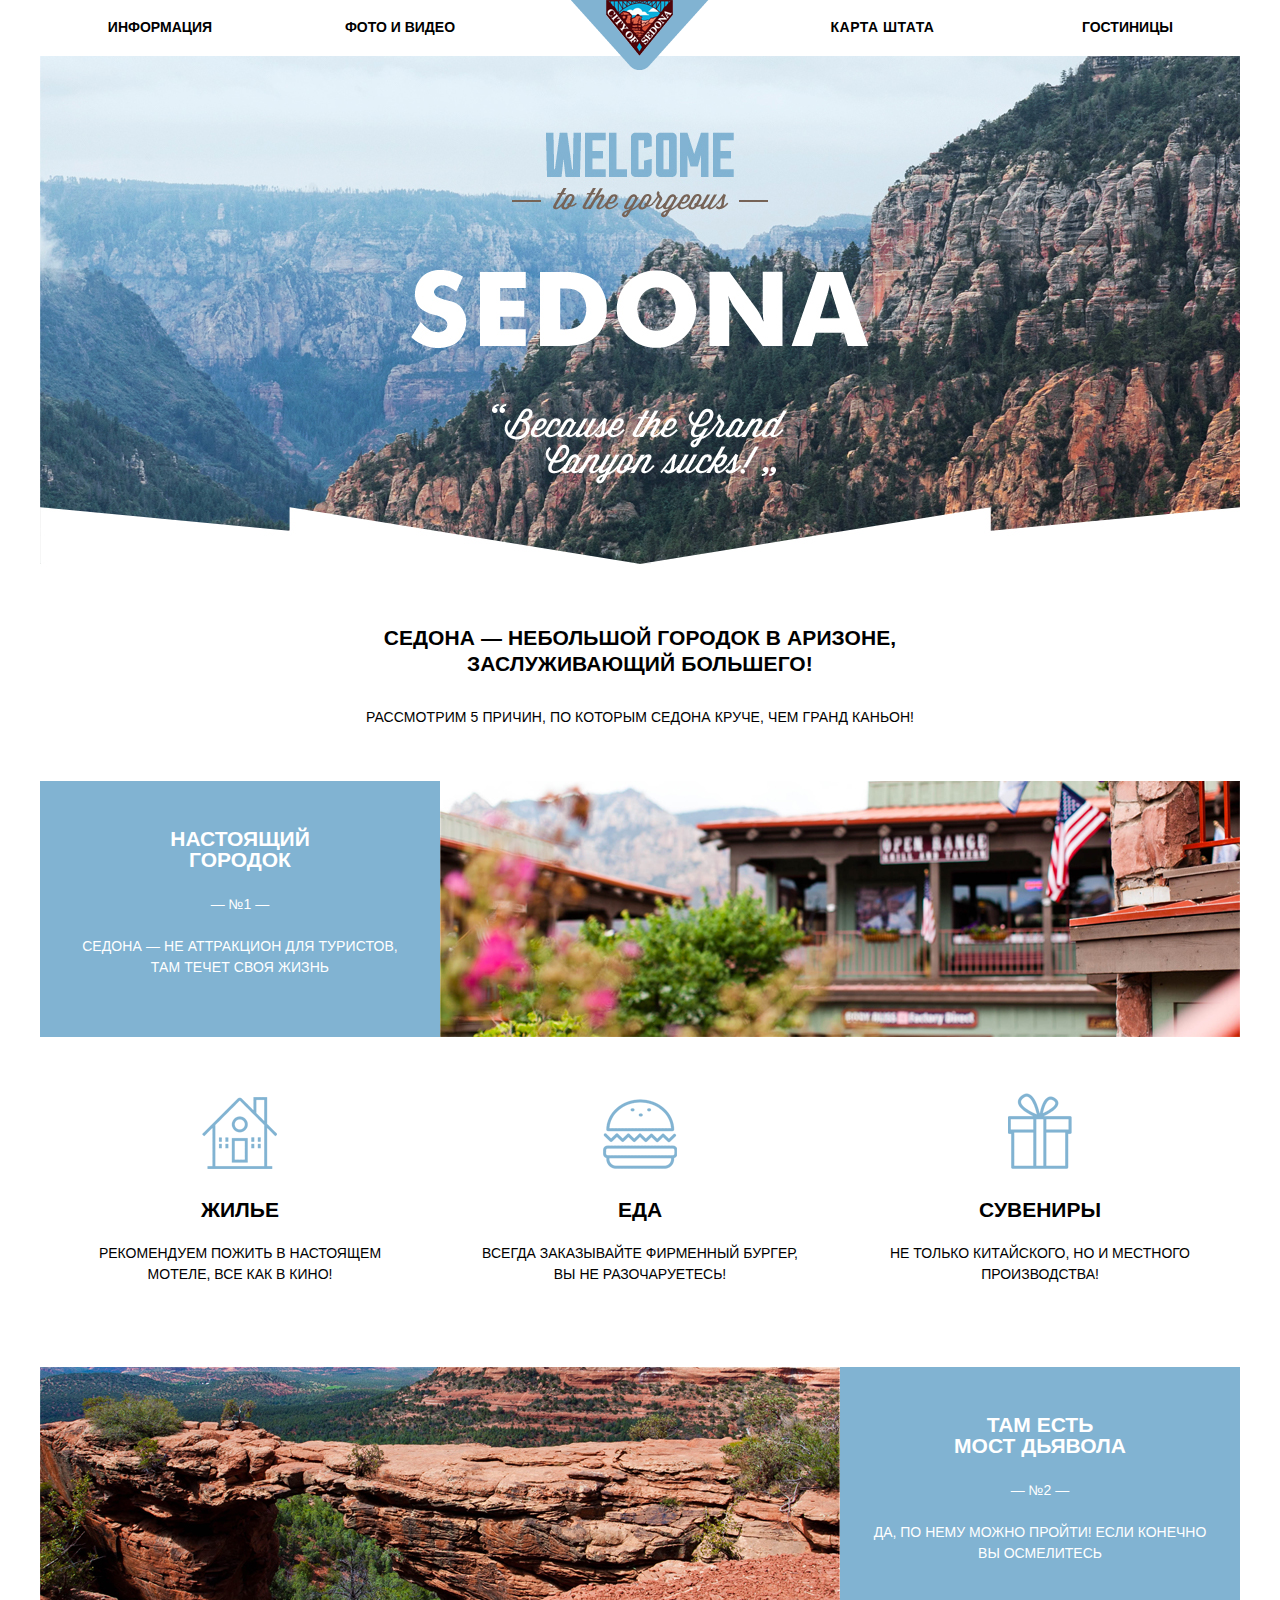
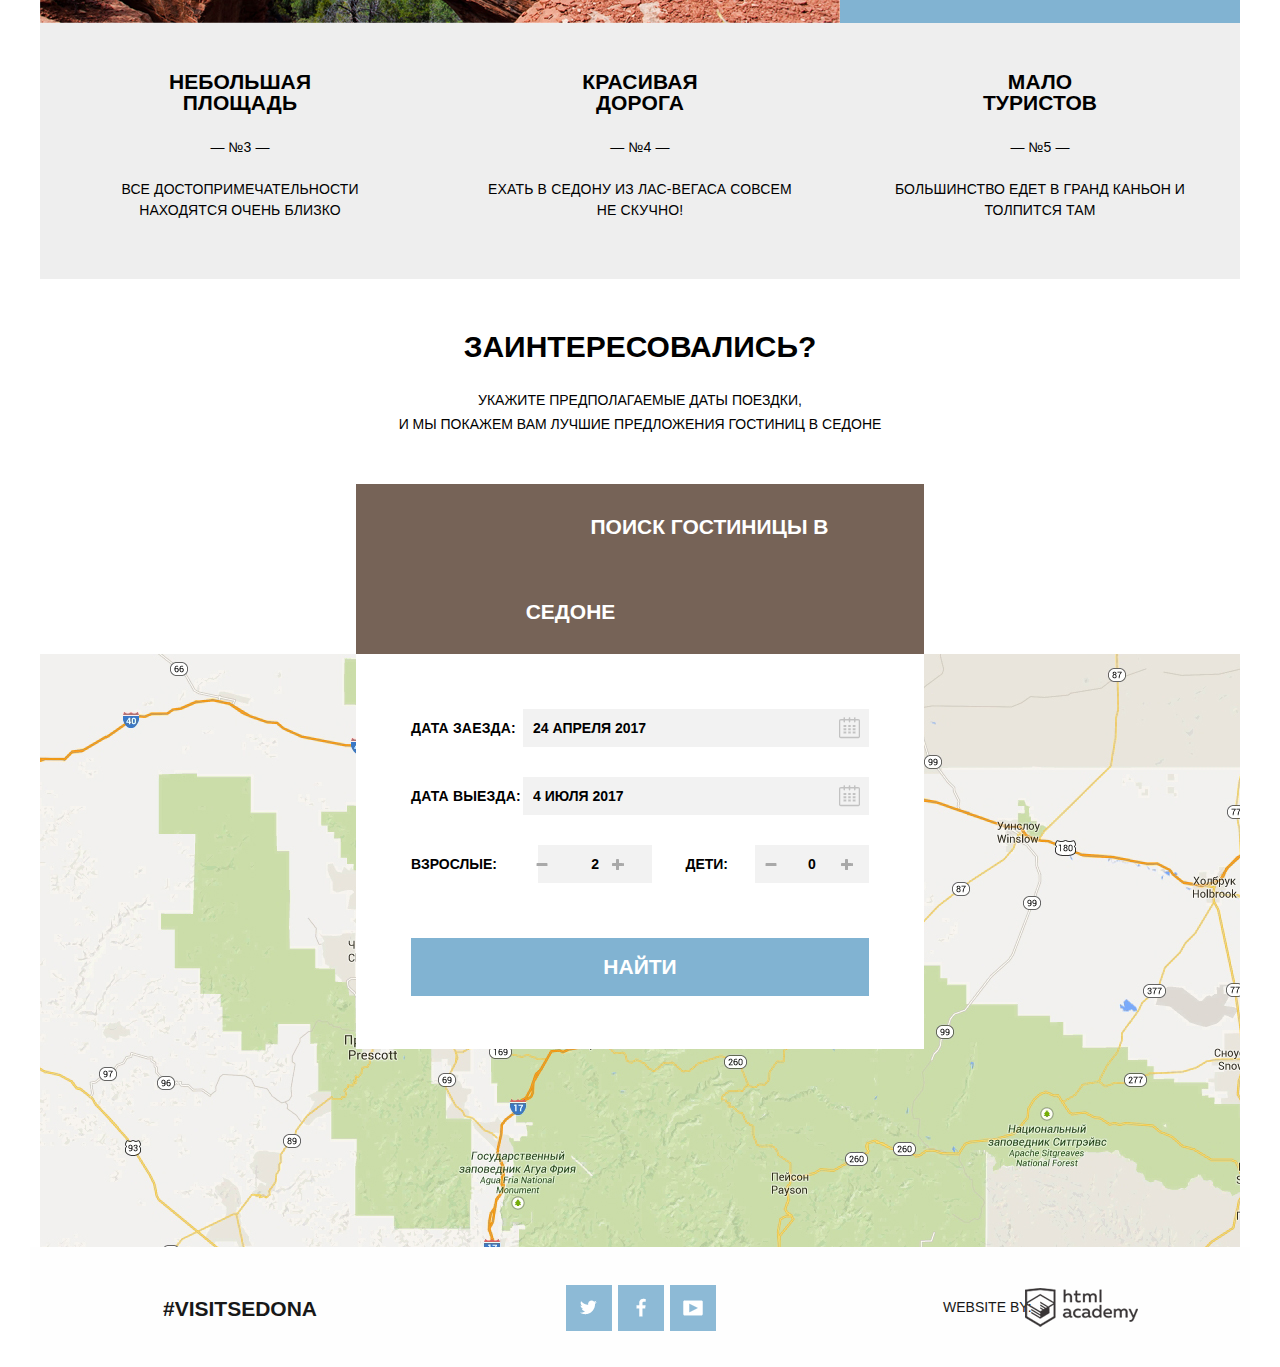
<file: index.html>
<!DOCTYPE html>
<html lang="ru">
  <head>
    <meta charset="utf-8">
    <link href="css/normalize.css" rel="stylesheet">
    <link href="css/style.css" rel="stylesheet">
    <title>HTML Academy: Седона</title>
  </head>
  <body>
  	<header class="main-header">
  		<div class="container">
	  		<ul>
          		<li><a href="">ИНФОРМАЦИЯ</a></li>
          		<li><a href="">ФОТО И ВИДЕО</a></li>
        	</ul>
        	<a href="#" class="header-logo"><img src="img/header-logo.png" alt="header logo" width="138" height="70"></a>
        	<ul>
         		<li><a href=""> КАРТА ШТАТА</a></li>
          		<li><a href="catalog.html">ГОСТИНИЦЫ</a></li>
        	</ul>
	  	</div>
  	</header>
  	<main class="main">
  		<div class="container">
	  		<div class="heading">
	  			<h1><img src="img/intro.jpg" class="welcome" alt="introduction" width="1200" height="780"></h1>
	  		</div>
	  		<div class="content">
	  			<div class="introduction">
				  	<div class="introduction-container">
				  		<b>Седона — небольшой городок в Аризоне, заслуживающий большего!</b>
				  		<p>Рассмотрим 5 причин, по которым Седона круче, чем гранд каньон!</p>
			  		</div>
			  	</div>
		  		<div class="reason-first">
		  			<div class="left-column">
			  			<h2>Настоящий<br>городок</h2>
				  		<div>— №1 —</div>
				  		<p>СЕДОНА — НЕ АТТРАКЦИОН ДЛЯ ТУРИСТОВ,<br>ТАМ ТЕЧЕТ СВОЯ ЖИЗНЬ</p>
		  			</div>
		  			<img src="img/town-img.jpg" class="right-column" alt="town image" width="800" height="256">
		  		</div>	  			
		  		<div class="reason-description">
		  			<section class="description house">
		  				<b>Жилье</b><br>
		  				<p>Рекомендуем пожить в настоящем<br>мотеле, все как в кино!</p>
		  			</section>
		  			<section class="description burger">
		  				<b>Еда</b><br>
		  				<p>Всегда заказывайте фирменный бургер,<br>вы не разочаруетесь!</p>
		  			</section>
		  			<section class="description gift">
		  				<b>Сувениры</b><br>
		  				<p>Не только китайского, но и местного<br>производства!</p>
		  			</section>
		  		</div>	  		
		  		<div class="reason-second">
		  			<img src="img/devils-bridge.jpg" class="left-column" alt="devils bridge" width="800" height="256">
		  			<div class="right-column">
			  			<h2>Там есть<br>мост дьявола</h2>
			  			<div>— №2 —</div>
			  			<p>Да, по нему можно пройти! Если конечно<br>вы осмелитесь</p>
		  			</div>
		  		</div>
		  		<div class="another-reasons">  			
		  			<div class="reason">
		  				<h2>Небольшая<br> площадь</h2>
		  				<div>— №3 —</div>
		  				<p>Все достопримечательности<br>находятся очень близко</p>
		  			</div>
		  			<div class="reason">
		  				<h2>Красивая<br> дорога</h2>
		  				<div>— №4 —</div>
		  				<p>Ехать в Седону из Лас-Вегаса совсем<br>не скучно!</p>
		  			</div>
		  			<div class="reason">
		  				<h2>Мало<br> туристов</h2>
		  				<div>— №5 —</div>
		  				<p>Большинство едет в гранд каньон и<br>толпится там</p>
		  			</div>	
		  		</div>	  		
		  		<div class="reservation">
		  			<div class="reservation-intro">
			  			<b>Заинтересовались?</b>
			  			<p>Укажите предполагаемые даты поездки,<br> и мы покажем вам лучшие предложения гостиниц в седоне</p>
			  		</div>
			  		<div class="reservation-heading">
		  				<a href="#"><h2>Поиск гостиницы в седоне</h2></a>
		  			</div>
		  			<div class="hotel-search-container">
			  			<form class="hotel-search">
				  			<div class="hotel-search-container-in">
						  		<div class="check-in"><label>Дата заезда:</label><input type="text" name="check-in" value="24 АПРЕЛЯ 2017"><button type="button" class="calendar"></button></div>
							  	<div class="check-out"><label>Дата выезда:</label><input type="text" name="check-out" value="4 ИЮЛЯ 2017"><button type="button" class="calendar"></button></div>
							  	<div class="children-adult">
									<div class="adult"><label>Взрослые:</label><button type="button" class="minus"></button><input type="number" name="adult" value="2"><button type="button" class="plus"></button></div>
									<div class="children"><label>Дети:</label><button type="button" class="minus"></button><input type="number" name="children" value="0"><button type="button" class="plus"></button></div>
								</div>
						  		<div class="input"><input type="submit" name="search" value="НАЙТИ"></div>
						  	</div>
						</form>
					</div>
		  		</div>
	  		</div>
	  	</div>
  	</main>
  		<footer class="main-footer">
	  		<div class="container">
	   			<section class="contacts">
	   				<b>#VISITSEDONA</b>
	   			</section>
	   			<section class="soc-networks">
	   				<ul>
		   				<li><a class="social-btn social-btn-twt" href="#"></a></li>
		        		<li><a class="social-btn social-btn-fb" href="#"></a></li>
		        		<li><a class="social-btn social-btn-yt" href="#"></a></li>
		      	  </ul>
	   			</section>
				<section class="authors">
	   				<p>website by:</p>
	   				<a href="https://htmlacademy.ru/intensive/htmlcss"></a>
	   			</section>
	   		</div>
   		</footer>
  </body>
</html>
</file>
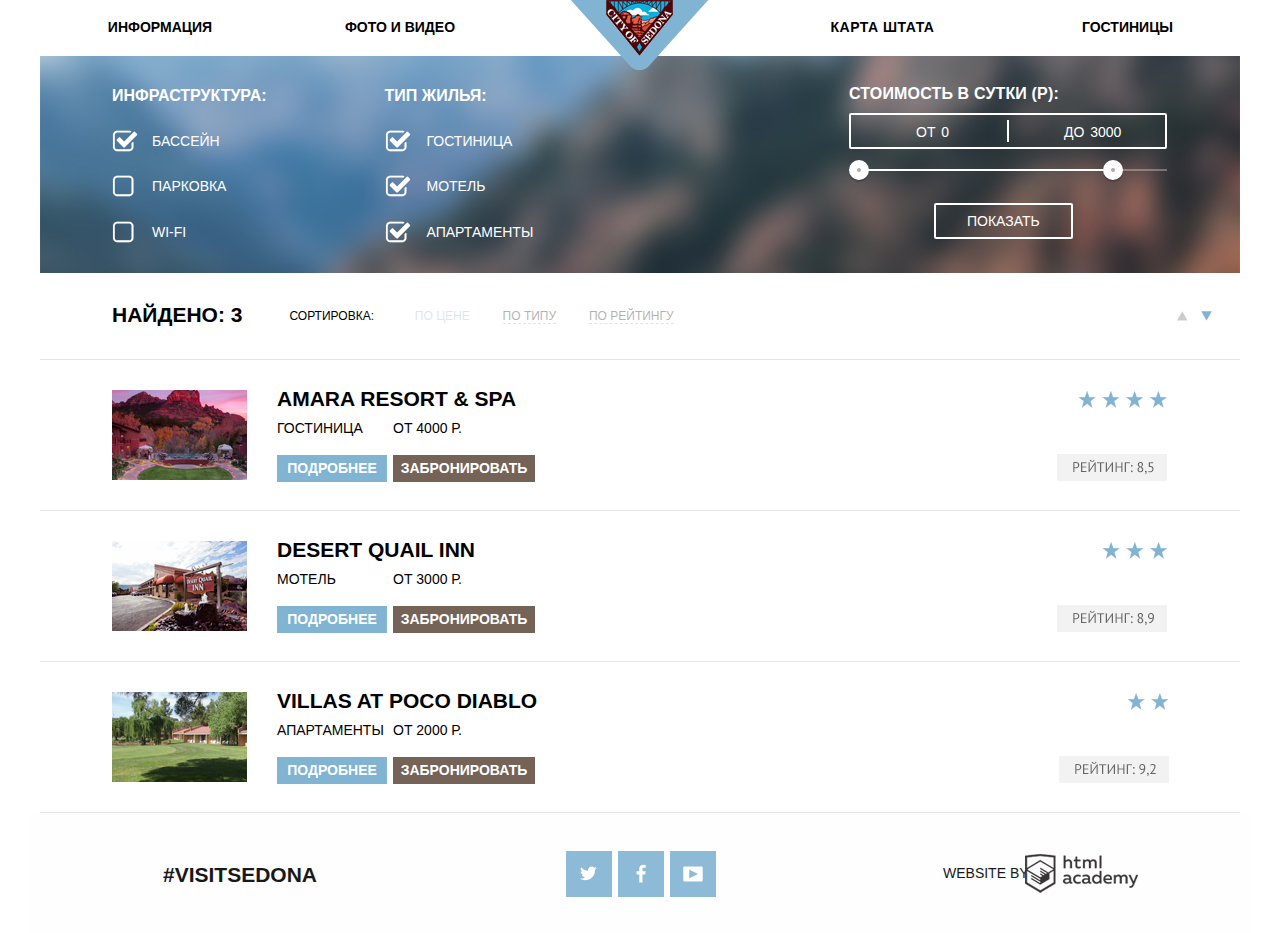
<file: catalog.html>
<!DOCTYPE html>
<html lang="ru">
  <head>
    <meta charset="utf-8">
    <link href="css/normalize.css" rel="stylesheet">
    <link href="css/style.css" rel="stylesheet">
    <title>HTML Academy: Седона</title>
  </head>
  <body>
  	<header class="main-header">
      <div class="container">
        <ul>
          <li><a href="">ИНФОРМАЦИЯ</a></li>
          <li><a href="">ФОТО И ВИДЕО</a></li>
        </ul>
        <a href="index.html" class="header-logo"><img src="img/header-logo.png" alt="header logo"></a>
        <ul>
          <li><a href=""> КАРТА ШТАТА</a></li>
          <li><a href="#">ГОСТИНИЦЫ</a></li>
        </ul>
      </div>
  	</header>
  	<main class="main">
      <div class="container">
    		<form class="filters">
      			<div class="infrastructure">
      				<h2>Инфраструктура:</h2>
              <div class="checkboxes">
        				<div>
                  <label class="checkbox" for="pool">
                    <input type="checkbox" name="pool" id="pool" checked>
                    <span class="checkbox-indicator"></span>
                    бассейн
                  </label>
                </div>
        				<div>
                  <label class="checkbox" for="parking">
                    <input type="checkbox" name="parking" id="parking">
                    <span class="checkbox-indicator"></span>
                    парковка
                  </label>
                </div>
        				<div>
                  <label class="checkbox" for="wi-fi">
                    <input type="checkbox" name="wi-fi" id="wi-fi">
                    <span class="checkbox-indicator"></span>
                    wi-fi
                  </label>
                </div>
              </div>
            </div>
      			<div class="accommodation-type">
      				<h2>Тип жилья:</h2>
              <div class="checkboxes">
        				<div>
                  <label class="checkbox" for="hotel">
                    <input type="checkbox" name="hotel" id="hotel" checked>
                    <span class="checkbox-indicator"></span>
                    гостиница
                  </label>
                </div>
                <div>
                  <label class="checkbox" for="motel">
                    <input type="checkbox" name="motel" id="motel" checked>
                    <span class="checkbox-indicator"></span>
                    мотель
                  </label>
                </div>
                <div>
                  <label class="checkbox" for="apartments">
                    <input type="checkbox" name="apartments" id="apartments" checked>
                    <span class="checkbox-indicator"></span>
                    апартаменты
                  </label>
                </div>
              </div>
      			</div>
      			<div class="filter-range">
              <div class="filter-range-title">Стоимость в сутки (р):</div>
              <div class="price-controls">
                <label class="min-price">от <input type="text" name="min-price" value="0"></label>
                <label class="max-price">до <input type="text" name="max-price" value="3000"></label>
              </div>
              <div class="range-controls">
                <div class="scale">
                  <div class="bar"></div>
                </div>
                <div class="range-toggle range-toggle-min"></div>
                <div class="range-toggle range-toggle-max"></div>
              </div>
              <button class="btn-transparent" type="submit">Показать</button>
          </div>
    		</form>
    		<div class="search-results">
    			<b>Найдено: 3</b>
    			<div class="sort">
    				<p>Сортировка:</p>
    				<ul>
    					<li><a href="" class="active">По цене</a></li>
    					<li><a href="">По типу</a></li>
    					<li><a href="">По рейтингу</a></li>
    				</ul>
          </div>
          <div class="order">
            <a href="" class="up-order"></a>
            <a href="" class="down-order"></a>
          </div>
        </div>
    		<div class="hotels">
    			<article>
          <div class="article-img">
    				<a href="#"><img src="img/amara.jpg" alt="amara hotel"></a>
          </div>
          <div class = "article-hotel">
    				<h2><a href="#">amara resort & spa</a></h2>
    				<p><span>гостиница</span>от 4000 р.</p>
    				<div class="hotel-button">
              <a href="" class="more-btn">Подробнее</a>
    				  <a href="" class="reservation-btn">забронировать</a>
            </div>
          </div>
          <div class="rating">              
              <a href=""><img src="img/4-stars.png" class="rating-stars" width="89" height="17" alt="4 stars"></a>
              <a href=""><img src="img/8,5.png" class="rating-value" alt="8,5"></a>
          </div>
    			</article>
    			<article>
          <div class="article-img">
    				<a href="#"><img src="img/desert.jpg" alt="desert quail inn hotel"></a>
          </div>
          <div class = "article-hotel">
    				<h2><a href="#">desert quail inn</a></h2>
    				<p><span>мотель</span>от 3000 р.</p>
    				<div class="hotel-button">
              <a href="" class="more-btn">Подробнее</a>
    				  <a href="" class="reservation-btn">забронировать</a>
            </div>
          </div>
          <div class="rating">              
              <a href=""><img src="img/3-stars.png" class="rating-stars" width="65" height="17" alt="3 stars"></a>
              <a href=""><img src="img/8,9.png" class="rating-value" alt="8,9"></a>
          </div>
    			</article>
    			<article>
          <div class="article-img">
    				<a href="#"><img src="img/villas.jpg" alt="villas at poco diablo hotel"></a>
          </div>
          <div class = "article-hotel">
    				<h2><a href="#">villas at poco diablo</a></h2>
    				<p><span>апартаменты</span>от 2000 р.</p>
    				<div class="hotel-button">
              <a href="" class="more-btn">Подробнее</a>
    				  <a href="" class="reservation-btn">забронировать</a>
            </div>
          </div>
          <div class="rating">              
              <a href=""><img src="img/2-stars.png" class="rating-stars" width="42" height="17" alt="2-stars"></a>
              <a href=""><img src="img/9,2.png" class="rating-value" alt="9,2"></a>
          </div>
    			</article>
    		</div>
      </div>
  	</main>
  		<footer class="main-footer">
        <div class="container">
     			<section class="contacts">
     				<b>#VISITSEDONA</b>
     			</section>
     			<section class="soc-networks">
     				<ul>
  	   				<li><a class="social-btn social-btn-twt" href="#"></a></li>
              <li><a class="social-btn social-btn-fb" href="#"></a></li>
              <li><a class="social-btn social-btn-yt" href="#"></a></li>
  	      	</ul>
     			</section>
  			<section class="authors">
     				<p>website by</p>
     				<a href="https://htmlacademy.ru/intensive/htmlcss"></a>
     			</section>
        </div>
   		</footer>
  </body>
</html>
</file>
<file: css/style.css>
body {
	margin: 0;
	font-size: 14px;
	line-height: 21px;
	color: #000000;
	font-weight: normal;
	font-family: PT Sans, Sans-serif;
	text-transform: uppercase;
}

.container h2 {
	font-size: 21px;
	line-height: 21px;
	color: #000000;
	font-weight: bold;
	font-family: PT Sans, Arial, Sans-serif;
}

.container {
	margin: 0 auto;
	width: 1200px;
	padding: 0 10px;
}

.main-header {
	position: relative;
	background-color: white;
	height: 56px;
	z-index: 1;
	font-size: 0;
}

.main-header ul {
	text-align: center;
	height: 100%;
	vertical-align: top;
	display: inline-block;
	padding: 0;
	margin: 0;
	font-weight: bold;
	list-style-type: none;
}

.main-header li {
	margin-top: 14px;
	font-size: 14px;
	text-align: center;
	display: inline-block;
	vertical-align: top;
	width: 240px;
	white-space: nowrap;
	line-height: 26px;
}

.main-header ul:nth-of-type(2) li:nth-of-type(2) {
	box-sizing: border-box;
	padding-left: 15px;
}

.main-header ul:nth-of-type(2) li:nth-of-type(1) {
	letter-spacing: 0.5px;
	box-sizing: border-box;
	padding-left: 5px;
}

.main-header a:active {
	color: inherit;
	opacity: 0.3;
}
.main-header a {
	color: #000000;
	text-decoration: none;
}

.container > a:active {
	opacity: 1.0;
}

.main-header a:hover {
	color: #81b3d2;
}

.header-logo {
	margin-left: 51px;
	margin-right: 51px;
}

.heading h1 {
	margin: 0;
	margin-top: -56px;
}

.introduction {
	text-align: center;
	margin-top: -156px;
}

.introduction-container {
	width: 576px;
	margin: 0 auto;
}

.introduction b {
	font-size: 21px;
	line-height: 26px;
	letter-spacing: 0.1px;
}

.introduction p {
	margin: 0;
	margin-top: 27px;
	line-height: 26px;
	letter-spacing: 0.1px;
}

.reason-first {
	display: -webkit-box;
	display: -ms-flexbox;
	display: flex;
	text-align: center;
	margin-top: 51px;
	-webkit-box-align: center;
	    -ms-flex-align: center;
	        align-items: center;
}

.reason-first .left-column {
	display: -webkit-box;
	display: -ms-flexbox;
	display: flex;
	-webkit-box-orient: vertical;
	-webkit-box-direction: normal;
	    -ms-flex-direction: column;
	        flex-direction: column;
	margin: 0;
	width: 400px;
	height: 256px;
	background-color: #81b3d2;
	color: white;
}

.reason-first .left-column h2, .reason-first .left-column p, .reason-second .right-column h2, .reason-second .right-column p {
	color: white;
	margin: 0;
	margin: 0;
}

.reason-first .left-column div, .reason-second .right-column div, .another-reasons .reason div {
	margin-top: 24px;
	margin-bottom: 21px;
}

.reason-first .left-column p {
	line-height: 21px;
	letter-spacing: 0.1px;
}

.reason-first .left-column h2 {
	margin-top: 47px;
}

.reason-description {
	position: relative;
	display: -webkit-box;
	display: -ms-flexbox;
	display: flex;
	min-height: 330px;
}

.description {
	text-align: center;
	padding-top: 162px;
	width: 400px;
}

.description p {
	margin: 0;
	margin-top: 20px;
}

.house::before {
	content: "";
	position: absolute;
	width: 75px;
	height: 72px;
	background-image: url(../img/house.png);
	bottom: 198px;
	left: 162px;
}

.burger::before {
	content: "";
	position: absolute;
	width: 74px;
	height: 70px;
	background-image: url(../img/burger.png);
	bottom: 198px;
	left: 563px;
}

.gift::before {
	content: "";
	position: absolute;
	width: 64px;
	height: 76px;
	background-image: url(../img/gift.png);
	bottom: 198px;
	left: 968px;
}

/*.house::before, .burger::before, .gift::before {
	bottom: 100px;
}*/

.description b {
	font-size: 21px;
}

.reason-second {
	display: -webkit-box;
	display: -ms-flexbox;
	display: flex;
	text-align: center;
	-webkit-box-align: center;
	    -ms-flex-align: center;
	        align-items: center;
}

.reason-second .right-column {
	width: 400px;
	-webkit-box-sizing: border-box;
	        box-sizing: border-box;
	padding-top: 47px;
	display: -webkit-box;
	display: -ms-flexbox;
	display: flex;
	-webkit-box-orient: vertical;
	-webkit-box-direction: normal;
	    -ms-flex-direction: column;
	        flex-direction: column;
	background-color: #81b3d2;
	color: white;
	height: 256px;
}

.another-reasons {
	display: -webkit-box;
	display: -ms-flexbox;
	display: flex;
	min-height: 256px;
	background-color: #eeeeee;
}

.reason h2, .reason div, .reason p {
	margin: 0;
}

.reason h2 {
	margin-top: 48px;
}

.reason {
	width: 400px;
	min-height: 256px;
	text-align: center;
	letter-spacing: 0.1px;
	white-space: nowrap;
	display: -webkit-box;
	display: -ms-flexbox;
	display: flex;
	-webkit-box-orient: vertical;
	-webkit-box-direction: normal;
	    -ms-flex-direction: column;
	        flex-direction: column;
	margin: 0;
}

.reason:nth-of-type(2) {
	letter-spacing: 0.17px;
}

.reason:nth-of-type(3) {
	letter-spacing: 0.09px;
}

.reservation {
	text-align: center;
}

.reservation-intro {
	min-height: 205px;
	padding-top: 57px;
	box-sizing: border-box;
}

.reservation-intro b {
	font-size: 30px;
}

.reservation-intro p {
	margin: 0;
	line-height: 24px;
	margin-top: 25px;
}

.reservation-heading {
	background-color: #766357;
	min-height: 85px;
	width: 568px;
	margin: 0 auto;
	box-sizing: border-box;
}

.reservation-heading h2 {
	padding: 30px 139px;
	display: inline;
	line-height: 85px;
	color: #ffffff;
}

.reservation-heading a {
	text-decoration: none;
}

.hotel-search {
	/*visibility: hidden;*/
	width: 568px;
	min-height: 395px;
	margin: 0 auto;
	font-weight: bold;
	margin-bottom: -120px;
}

.hotel-search {
	background-color: #ffffff;
}

.hotel-search-container {
	min-height: 593px;
	background-image: url(../img/map.jpg);
	background-color: #cbdda9;
}

.check-in input, .check-out input {
	width: 346px;
	height: 38px;
	border: 0px;
	background-color: #f2f2f2;
	padding: 14px 10px;
	font-weight: bold;
	font-size: 14px;
	line-height: 26px;
	-webkit-box-sizing: border-box;
	        box-sizing: border-box;

}

.adult input, .children input {
	height: 38px;
	width: 114px;
	border: 0px;
	background-color: #f2f2f2;
	padding: 14px 10px;
	font-weight: bold;
	font-size: 14px;
	-webkit-box-sizing: border-box;
	        box-sizing: border-box;
	text-align: center;
}

.adult, .children {
	display: inline-block;
	vertical-align: top;
}

.check-in, .check-out {
	letter-spacing: 0.17px;
	display: -webkit-box;
	display: -ms-flexbox;
	display: flex;
	-webkit-box-pack: justify;
	    -ms-flex-pack: justify;
	        justify-content: space-between;
	-webkit-box-align: center;
	    -ms-flex-align: center;
	        align-items: center;
	margin-bottom: 30px;
}

.calendar {
	background-color: transparent; 
	border: none;
	position: absolute;
	background-image: url(../img/calendar-icon.png);
	width: 21px;
	height: 22px;
	left: 428px;
	top: 8px;
	outline: none;
}

.children-adult{
	display: -webkit-box;
	display: -ms-flexbox;
	display: flex;
	-webkit-box-pack: justify;
	    -ms-flex-pack: justify;
	        justify-content: space-between;
}

.adult label {
	margin-right: 41px;
}

.children label {
	margin-right: 27px;
}

.input {
	margin-top: 55px;
}

.input input{
	width: 100%;
	height: 58px;
	border: 0;
	background-color: #81b3d2;
	color: white;
	font-size: 21px;
	font-weight: inherit;
}

.input input:hover {
	background-color: #669ec0;
}

.input input:active {
	background-color: #5496bd;
}

input[type=number]::-webkit-inner-spin-button, 
input[type=number]::-webkit-outer-spin-button { 
  -webkit-appearance: none; 
  margin: 0; 
}

.adult, .children, .check-in, .check-out {
	position: relative;
}

.adult .plus {
	background-color: transparent; 
	border: none;
	position: absolute;
	background-image: url(../img/plus.png);
	width: 11px;
	height: 11px;
	left: 201px;
	top: 14px;
	outline: none;
}


.adult .minus {
	background-color: transparent; 
	border: none;
	position: absolute;
	background-image: url(../img/minus.png);
	width: 12px;
	height: 3px;
	left: 125px;
	top: 18px;
	outline: none;
}

.children .plus {
	background-color: transparent; 
	border: none;
	position: absolute;
	background-image: url(../img/plus.png);
	width: 11px;
	height: 11px;
	left: 156px;
	top: 14px;
}


.children .minus {
	background-color: transparent; 
	border: none;
	position: absolute;
	background-image: url(../img/minus.png);
	width: 12px;
	height: 3px;
	left: 80px;
	top: 18px;
	outline: none;
}


.hotel-search-container-in {
	box-sizing: border-box;
	padding-top: 55px;
	width: 458px;
	margin: auto;
	min-height: 395px;
}

.main-footer .container {
	padding: 0 10px;
	display: -webkit-box;
	display: -ms-flexbox;
	display: flex;
	-webkit-box-pack: justify;
	    -ms-flex-pack: justify;
	        justify-content: space-between;
	background-color: #fefefe;
	opacity: 0.9;
	min-height: 120px;
}

.contacts {
	font-size: 21px;
	width: 180px;
	margin-left: 72px;
	padding-left: 38px;
	display: -webkit-box;
	display: -ms-flexbox;
	display: flex;
	-webkit-box-pack: center;
	    -ms-flex-pack: center;
	        justify-content: center;
	padding-top: 51px;
}

.soc-networks {
	font-size: 0;
	width: 400px;
	display: -webkit-box;
	display: -ms-flexbox;
	display: flex;
	-webkit-box-pack: center;
	    -ms-flex-pack: center;
	        justify-content: center;
	padding-top: 38px;
	padding-left: 23px;
	box-sizing: border-box;
}

.authors {
	position: relative;
	width: 240px;
	display: -webkit-box;
	display: -ms-flexbox;
	display: flex;
	margin-right: 72px;
	padding-top: 50px;
}

.authors a::before {
	content: "";
	position: absolute;
	width: 113px;
	height: 39px;
	background-image: url(../img/academy-logo.png);
	top: 41px;
	left: 97px;	
}

.authors a:hover::before {
	background-image: url(../img/ac-logo-2.png);
}

.authors a:active::before {
	background-image: url(../img/academy-logo.png);
	opacity: 0.3;
}

.authors p {
	display: inline;
	margin: 0;
	margin-left: 15px;
}

.main-footer li {
	display: inline;
}

.main-footer ul {
	padding: 0;
	margin: 0;
	height: 45px;
}

.soc-networks a {
	vertical-align: top;
	display: inline-block;
	margin-right: 6px;
	position: relative;
}

.soc-networks li:nth-of-type(3) a {
	margin-right: 0;
}

.social-btn {
	width: 46px;
	height: 46px;
	background-color: #81b3d2;
}

.social-btn-twt::before {
	content: "";
	position: absolute;
	width: 20px;
	height: 20px;
	background-image: url(../img/twt.png);
	top: 13px;
	left: 13px;	
}

.social-btn-fb::before {
	content: "";
	position: absolute;
	width: 20px;
	height: 20px;
	background-image: url(../img/f.png);
	top: 13px;
	left: 13px;	
}

.social-btn-yt::before {
	content: "";
	position: absolute;
	width: 20px;
	height: 20px;
	background-image: url(../img/y.png);
	top: 13px;
	left: 13px;	
}

.social-btn:hover {
	background-color: #669ec0;
}

.social-btn:active::before {
	opacity: 0.3;
}

.social-btn:active {
	background-color: #5496bd;
}

/*КАТАЛОГ*/

.filters {
	background-image: url("../img/filter background.jpg");
	background-color: #81b3d2;
	background-position: 0 -55px;
	min-height: 217px;
	color: white;
	display: -webkit-box;
	display: -ms-flexbox;
	display: flex;
	-webkit-box-align: center;
	    -ms-flex-align: center;
	        align-items: center;
}

.checkbox {
	position: relative;
	padding-left: 40px;
	cursor: pointer;
}

.accommodation-type .checkbox {
	padding-left: 42px;
}

.checkbox input[type="checkbox"] {
	display: none;
}

.checkbox input[type="checkbox"] + .checkbox-indicator {
	background-image: url(../img/unchecked.png);
	width: 22px;
	height: 22px;
	position: absolute;
	top: -3px;
	left: 0;
}

.checkbox input[type="checkbox"]:checked + .checkbox-indicator{
	content: "";
	position: absolute;
	width: 26px;
	height: 22px;
	background-image: url(../img/check.png);
}

.infrastructure h2 {
	margin-top: -2px;
	margin-bottom: 25px;
}

.accommodation-type h2 {
	margin-top: -2px;
	margin-bottom: 25px;
}

.filters h2 {
	font-size: 16px;
	color: white;
}

.infrastructure {
	margin-left: 72px;
}

.accommodation-type {
	margin-left: 118px;
}

.checkboxes {
	min-height: 112px;
	display: flex;
	flex-direction: column;
	justify-content: space-between;
}

.filter-range {
	height: 217px;
	margin-left: auto;
	margin-right: 73px;
 	width: 318px;
	color: #ffffff;
	text-transform: uppercase;
}

.filter-range-title {
	margin-top: 27px;
	margin-bottom: 9px;
	font-weight: 600;
	font-size: 16px;
	line-height: 21px;
	letter-spacing: 0.15px;
}

.price-controls {
	position: relative;
	height: 32px;
	margin-bottom: 20px;
	font-size: 0;
	border: 2px solid #ffffff;
	border-radius: 2px;
}

.price-controls::after {
	content: "";
	position: absolute;
	top: 50%;
	left: 50%;
	width: 2px;
	height: 22px;
	background: #ffffff;
	transform: translate(-50%, -50%);
}

.price-controls label {
	display: inline-block;
	font-size: 14px;
	line-height: 32px;
	vertical-align: top;
	cursor: pointer;
}

.price-controls .min-price,
.price-controls .max-price {
	width: 90px;
	padding-left: 65px; 
}

.price-controls .max-price {
	padding-left: 58px;
}

.price-controls input {
	width: 50px;
	margin: 0;
	color: inherit;
	font: inherit;
	background: none;
	border: none;
	outline: none;
}

.range-controls {
	position: relative;
	margin-bottom: 32px;
}

.range-controls .scale {
	height: 2px;
	background: rgba(255, 255, 255, 0.3);
}

.range-controls .bar {
	width: 80%;
	height: 2px;
	background: #ffffff;
}

.range-toggle {
	position: absolute;
	top: -9px;
	width: 4px;
	height: 4px;
	background: #ababab;
	border: 8px solid #ffffff;
	border-radius: 50%;
	box-shadow: 0 2px 1px 0 rgba(0, 1, 1, 0.2);
	cursor: pointer;
}

.range-toggle:hover {
 		background: #1c4f80;
}

.range-toggle-min {
 	left: 0;
}

.range-toggle-max {
 	left: 80%;
}

.btn-transparent {
	display: block;
	margin: 0 auto;
	margin-left: 85px;
	padding: 6px 31px;
	font-size: 14px;
	line-height: 20px;
	color: #ffffff;
	text-transform: uppercase;
	background: transparent;
	border: 2px solid #ffffff;
	border-radius: 2px;
	cursor: pointer;
}

.btn-transparent:hover {
  	color: #000000;
  	background: #ffffff;
}

.search-results {
	height: 86px;
	display: -webkit-box;
	display: -ms-flexbox;
	display: flex;
	-webkit-box-align: center;
	    -ms-flex-align: center;
	        align-items: center;
	border-bottom: 1px solid #e5e5e5;
}

.search-results .active {
	color: #81b3d2;
	border-bottom: none;
}

.search-results a {
	font-size: 12px;
	color: inherit;
	opacity: 0.3;
	border-bottom: 1px dashed #81b3d2;
	text-decoration: none;
} 

.search-results a:hover {
	color: #81b3d2;
}

.search-results li{
	display: inline;
}

.search-results ul {
	padding: 0;
}

.search-results b {
	height: 25px;
	font-size: 21px;
	margin-right: 47px;
	margin-left: 72px;
}

.search-results p, .search-results ul {
	display: inline;
}

.order {
	width: 40px;
	height: 11px;
	margin-left: 503px;
}

.order a {
	opacity: 1.0;
}

.order .up-order {
	border: none;
	display: inline-block;
	vertical-align: top;
	width: 11px;
	height: 10px;
	background-image: url(../img/up-tri.png);
	margin-right: 9px;
}

.order .down-order {
	border: none;
	display: inline-block;
	vertical-align: top;
	width: 11px;
	height: 10px;
	background-image: url(../img/down-tri.png);
}

.order .up-order:hover {
	background-image: url(../img/up-tri-black.png);
}

.order .down-order:hover {
	background-image: url(../img/down-tri-black.png);
}

.order .up-order:active {
	background-image: url(../img/up-tri-blue.png);
}

.order .down-order:active {
	background-image: url(../img/down-tri-blue.png);
}

.sort p {
	margin-right: 37px;
	font-size: 12px;
}

.sort li:not(:last-child) {
	margin-right: 29px;
}

.hotels article {
	display: -webkit-box;
	display: -ms-flexbox;
	display: flex;
	min-height: 150px;
	-webkit-box-align: center;
	    -ms-flex-align: center;
	        align-items: center;
	border-bottom: 1px solid #e5e5e5;
}

.hotels h2, .hotels a {
	text-decoration: none;
	color: #000000;
	margin: 0;
}

.hotels h2 {
 	color: #000000;
 	line-height: 21px;
 }

.hotels a:hover {
	color: #81b3d2;
}

.hotels a:active {
	color: rgba(0, 0, 0, 0.3);
}

.hotels p {
	margin: 0;
	font-size: 14px;
	margin-bottom: 10px;
}

.hotels span {
	vertical-align: top;
	display: inline-block;
	width: 116px;
}

.hotels a {
	text-align: center;
	line-height: 27px;
}

.hotel-button {
	margin-bottom: 3px;
}

.article-img {
	margin-left: 72px;
	height: 90px;
}

.article-hotel {
	height: 100px;
	display: -webkit-box;
	display: -ms-flexbox;
	display: flex;
	-webkit-box-orient: vertical;
	-webkit-box-direction: normal;
	    -ms-flex-direction: column;
	        flex-direction: column;
	-webkit-box-pack: justify;
	    -ms-flex-pack: justify;
	        justify-content: space-between;
	margin-left: 30px;
	font-size: 0;
}

.hotels .more-btn {
	color: white;
	display: inline-block;
	vertical-align: top;
	min-width: 110px;
	height: 27px;
	background-color: #81b3d2;
	color: white;
	font-weight: bold;
	font-size: 14px;
	margin-right: 6px;
	-webkit-box-sizing: border-box;
	        box-sizing: border-box;
}

.hotels .reservation-btn {
	color: white;
	display: inline-block;
	vertical-align: top;
	min-width: 142px;
	height: 27px;
	background-color: #766357;
	color: white;
	font-weight: bold;
	font-size: 14px;
	-webkit-box-sizing: border-box;
	        box-sizing: border-box;
}

.hotels .more-btn:hover {
	color: #fff;
	background-color: #669ec0;
}

.hotels .reservation-btn:hover {
	color: #fff;
	background-color: #604e43;
}

.hotels .more-btn:active {
	color: rgba(255,255,255, 0.3);
	background-color: #5496bd;
}

.hotels .reservation-btn:active {
	color: rgba(255,255,255, 0.3);
	background-color: #503e33;
}

.rating {
	height: 91px;
	display: flex;
	flex-direction: column;
	align-items: flex-end;
	justify-content: space-between;
	margin-left: 522px;
}

.rating a:nth-of-type(1) {
	height: 17px;
}

.rating a:nth-of-type(2) {
	height: 27px;
}
</file>
